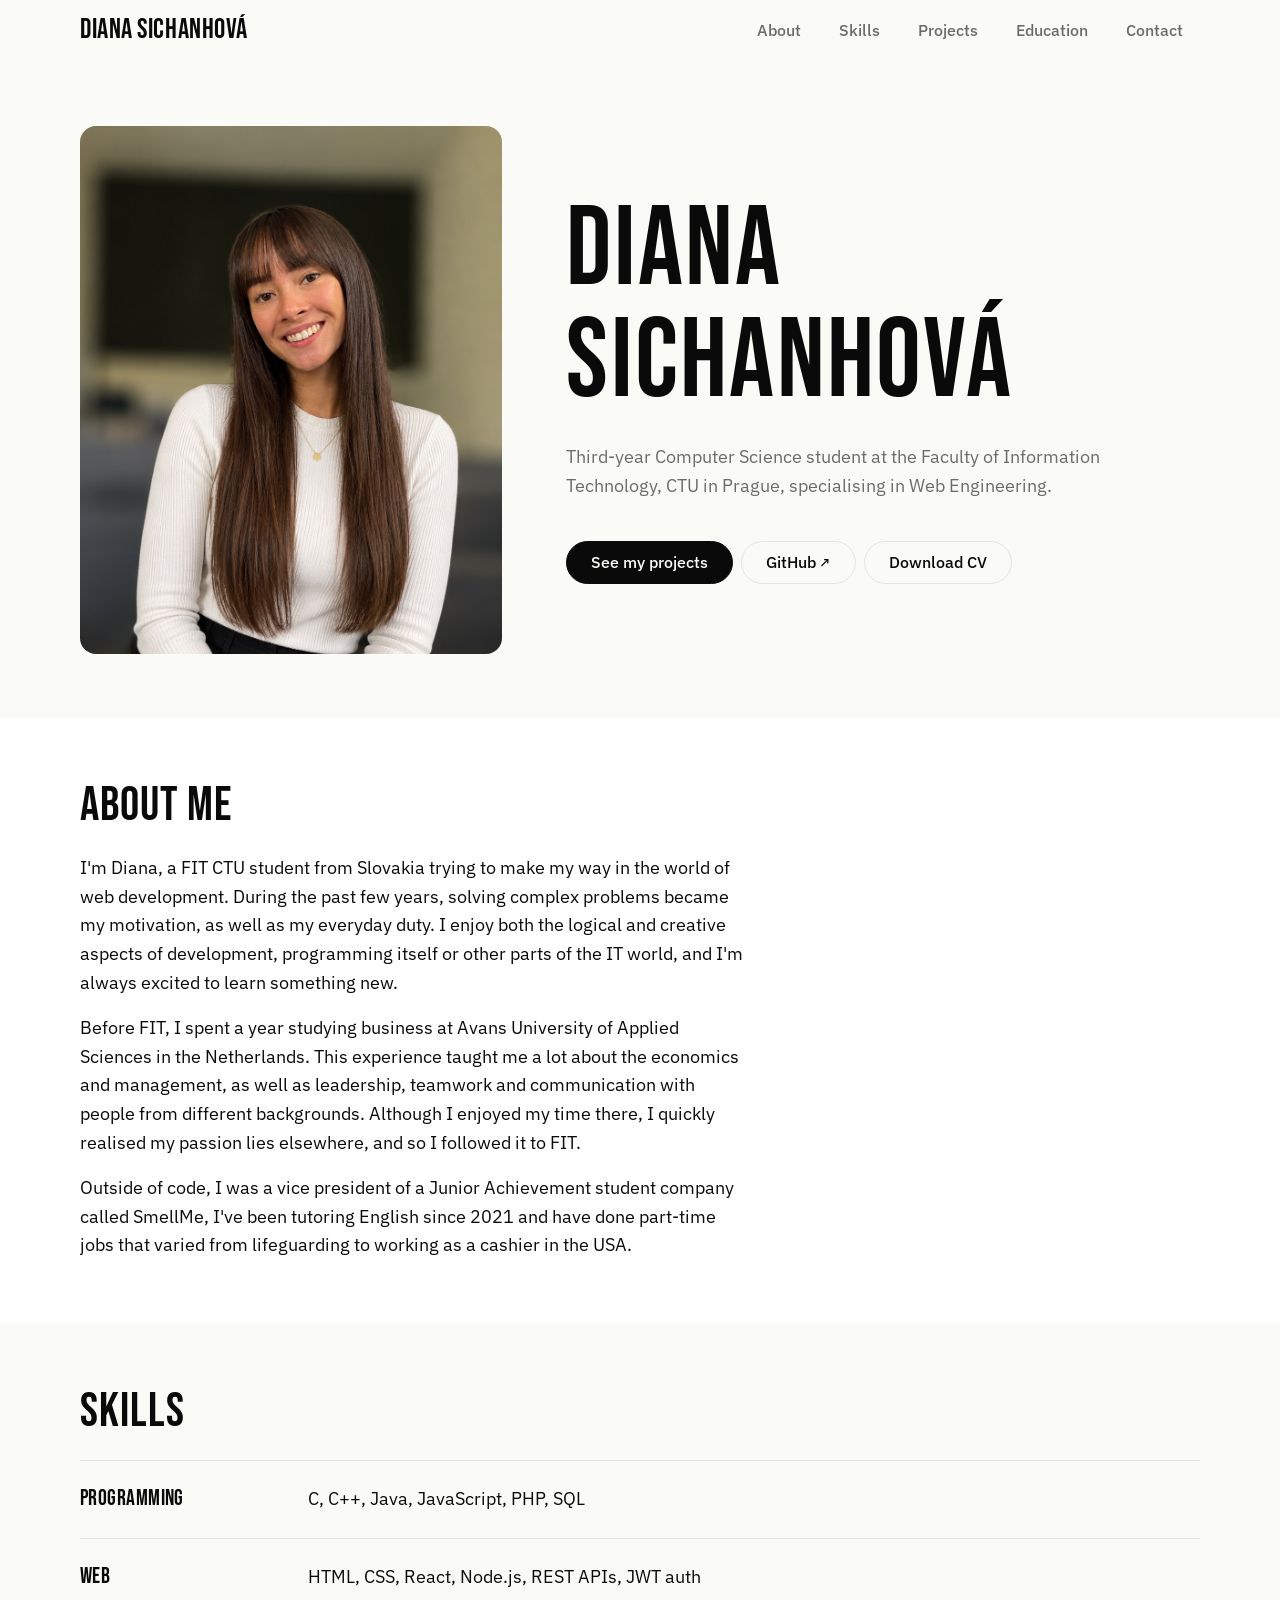
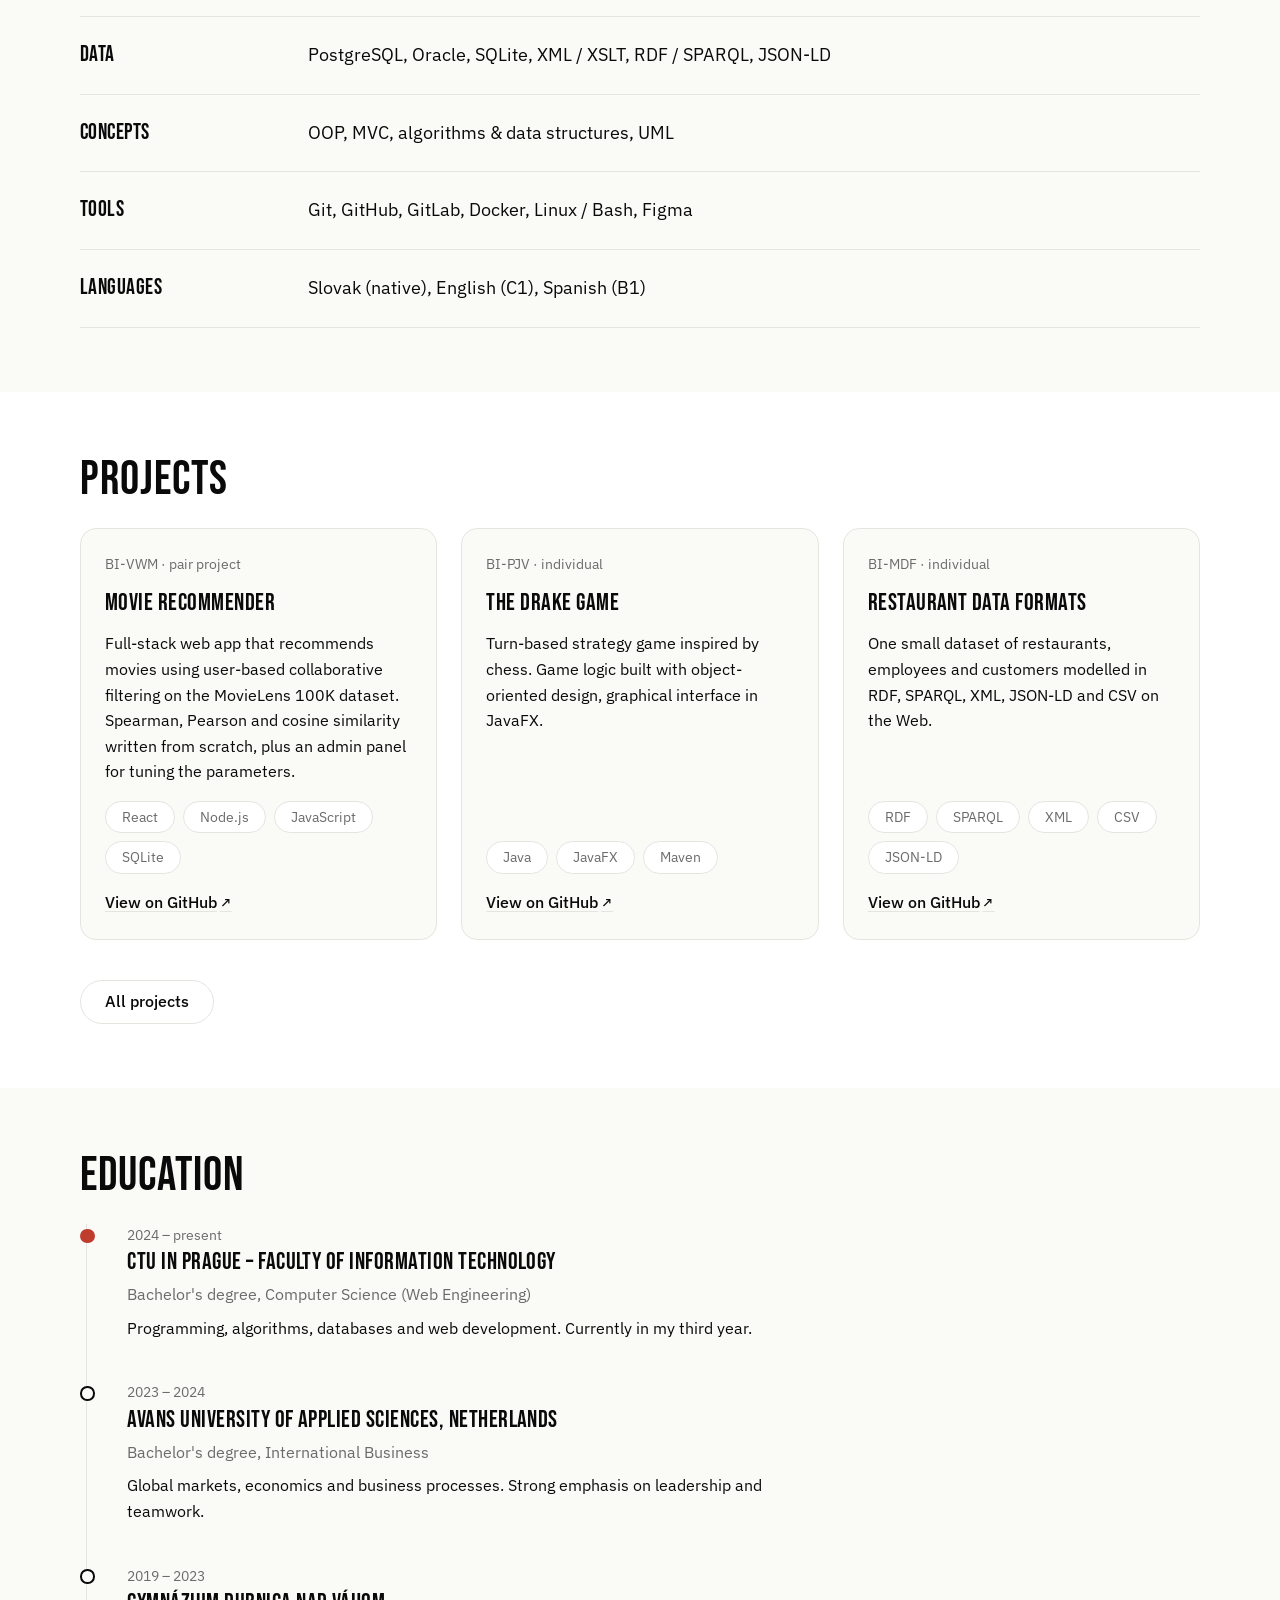
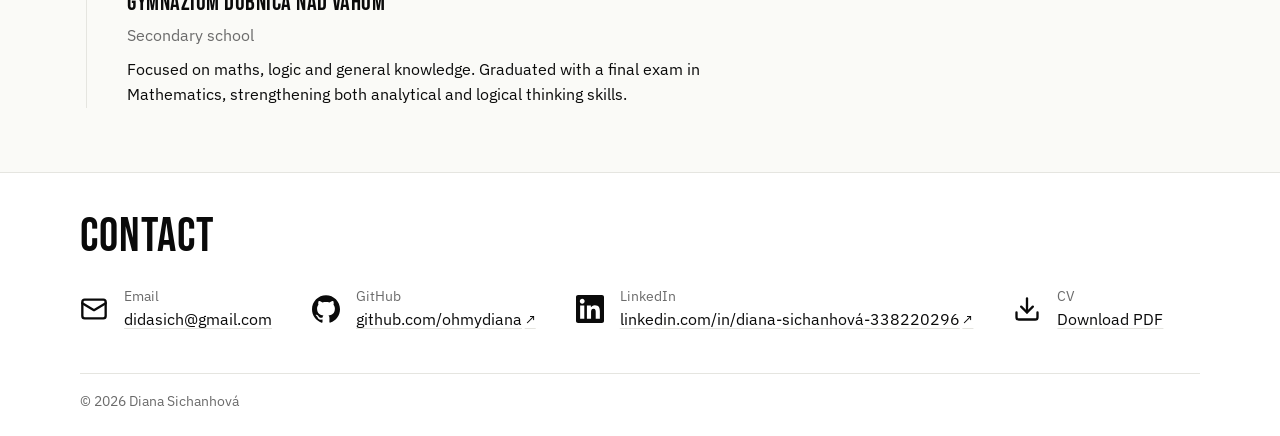
<file: index.html>
<!DOCTYPE html>
<html lang="en">
<head>
    <meta charset="UTF-8">
    <meta name="viewport" content="width=device-width, initial-scale=1.0">
    <meta name="description" content="Diana Sichanhová – Computer Science student at FIT CTU in Prague. Skills, school projects and education.">
    <title>Diana Sichanhová</title>
    <link rel="icon" href="pics/favicon.svg" type="image/svg+xml">
    <link rel="apple-touch-icon" href="pics/favicon.png">

    <link rel="preconnect" href="https://fonts.googleapis.com">
    <link rel="preconnect" href="https://fonts.gstatic.com" crossorigin>
    <link rel="stylesheet" href="https://fonts.googleapis.com/css2?family=Bebas+Neue&family=IBM+Plex+Sans:ital,wght@0,400;0,500;0,600;1,400&display=swap">
    <link rel="stylesheet" href="styles/main.css">
    <script src="js/main.js" defer></script>
</head>
<body>
    <header>
        <a class="site-name" href="index.html">Diana Sichanhová</a>
        <nav>
            <ul>
                <li><a href="#about">About</a></li>
                <li><a href="#skills">Skills</a></li>
                <li><a href="#projects">Projects</a></li>
                <li><a href="#education">Education</a></li>
                <li><a href="#contact">Contact</a></li>
            </ul>
        </nav>
    </header>

    <main>
        <section class="hero">
            <img class="hero-photo" src="pics/profile_cv.jpg" alt="Diana Sichanhová" width="925" height="1200">
            <div>
                <h1>Diana<br>Sichanhová</h1>
                <p class="hero-intro">
                    Third-year Computer Science student at the Faculty of Information Technology,
                    CTU in Prague, specialising in Web Engineering.
                </p>
                <div class="hero-links">
                    <a class="button" href="#projects">See my projects</a>
                    <a class="button button-outline" href="https://github.com/ohmydiana" target="_blank">GitHub</a>
                    <a class="button button-outline" href="CV_DianaSichanhova_figma.pdf" download="CV_DianaSichanhova.pdf">Download CV</a>
                </div>
            </div>
        </section>

        <section id="about" class="about section-light">
            <h2>About me</h2>
            <p>
                I'm Diana, a FIT CTU student from Slovakia trying to make my way in the world of web development.
                During the past few years, solving complex problems became my motivation, as well as my everyday duty.
                I enjoy both the logical and creative aspects of development, programming itself or other
                parts of the IT world, and I'm always excited to learn something new.
            </p>
            <p>
                Before FIT, I spent a year studying business at Avans University of Applied Sciences in the Netherlands.
                This experience taught me a lot about the economics and management, as well as leadership, teamwork
                and communication with people from different backgrounds. Although I enjoyed my time there, I quickly
                realised my passion lies elsewhere, and so I followed it to FIT.
            </p>
            <p>
                Outside of code, I was a vice president of a Junior Achievement student company called SmellMe,
                I've been tutoring English since 2021 and have done part-time jobs that varied from lifeguarding to
                working as a cashier in the USA.
            </p>
        </section>

        <section id="skills">
            <h2>Skills</h2>
            <dl class="skill-list stagger">
                <div>
                    <dt>Programming</dt>
                    <dd>C, C++, Java, JavaScript, PHP, SQL</dd>
                </div>
                <div>
                    <dt>Web</dt>
                    <dd>HTML, CSS, React, Node.js, REST APIs, JWT auth</dd>
                </div>
                <div>
                    <dt>Data</dt>
                    <dd>PostgreSQL, Oracle, SQLite, XML / XSLT, RDF / SPARQL, JSON-LD</dd>
                </div>
                <div>
                    <dt>Concepts</dt>
                    <dd>OOP, MVC, algorithms & data structures, UML</dd>
                </div>
                <div>
                    <dt>Tools</dt>
                    <dd>Git, GitHub, GitLab, Docker, Linux / Bash, Figma</dd>
                </div>
                <div>
                    <dt>Languages</dt>
                    <dd>Slovak (native), English (C1), Spanish (B1)</dd>
                </div>
            </dl>
        </section>

        <section id="projects" class="section-light">
            <h2>Projects</h2>
            <div class="project-grid stagger">
                <article class="project-card">
                    <p class="project-meta">BI-VWM · pair project</p>
                    <h3>Movie Recommender</h3>
                    <p>
                        Full-stack web app that recommends movies using user-based collaborative
                        filtering on the MovieLens 100K dataset. Spearman, Pearson and cosine
                        similarity written from scratch, plus an admin panel for tuning the parameters.
                    </p>
                    <ul class="tag-list">
                        <li>React</li>
                        <li>Node.js</li>
                        <li>JavaScript</li>
                        <li>SQLite</li>
                    </ul>
                    <a href="https://github.com/ohmydiana/movie-recommender-collaborative-filtering" target="_blank">View on GitHub</a>
                </article>
                <article class="project-card">
                    <p class="project-meta">BI-PJV · individual</p>
                    <h3>The Drake Game</h3>
                    <p>
                        Turn-based strategy game inspired by chess. Game logic built with
                        object-oriented design, graphical interface in JavaFX.
                    </p>
                    <ul class="tag-list">
                        <li>Java</li>
                        <li>JavaFX</li>
                        <li>Maven</li>
                    </ul>
                    <a href="https://github.com/ohmydiana/javagame" target="_blank">View on GitHub</a>
                </article>
                <article class="project-card">
                    <p class="project-meta">BI-MDF · individual</p>
                    <h3>Restaurant Data Formats</h3>
                    <p>
                        One small dataset of restaurants, employees and customers modelled in RDF, SPARQL,
                        XML, JSON-LD and CSV on the Web.
                    </p>
                    <ul class="tag-list">
                        <li>RDF</li>
                        <li>SPARQL</li>
                        <li>XML</li>
                        <li>CSV</li>
                        <li>JSON-LD</li>
                    </ul>
                    <a href="https://github.com/ohmydiana/modern-data-formats" target="_blank">View on GitHub</a>
                </article>
            </div>
            <p class="projects-more">
                <a class="button button-outline" href="projects.html">All projects</a>
            </p>
        </section>

        <section id="education">
            <h2>Education</h2>
            <ol class="timeline stagger">
                <li>
                    <p class="timeline-date"><time>2024</time> – present</p>
                    <h3>CTU in Prague – Faculty of Information Technology</h3>
                    <p class="timeline-degree">Bachelor's degree, Computer Science (Web Engineering)</p>
                    <p>
                        Programming, algorithms, databases and web development.
                        Currently in my third year.
                    </p>
                </li>
                <li>
                    <p class="timeline-date"><time>2023</time> – <time>2024</time></p>
                    <h3>Avans University of Applied Sciences, Netherlands</h3>
                    <p class="timeline-degree">Bachelor's degree, International Business</p>
                    <p>
                        Global markets, economics and business processes. Strong emphasis on leadership and teamwork.
                    </p>
                </li>
                <li>
                    <p class="timeline-date"><time>2019</time> – <time>2023</time></p>
                    <h3>Gymnázium Dubnica nad Váhom</h3>
                    <p class="timeline-degree">Secondary school</p>
                    <p>
                        Focused on maths, logic and general knowledge. Graduated with
                        a final exam in Mathematics, strengthening both analytical and logical thinking skills.
                    </p>
                </li>
            </ol>
        </section>
    </main>

    <footer id="contact">
        <h2>Contact</h2>
        <ul class="contact-list">
            <li>
                <img src="pics/icons/mail.svg" alt="">
                <span>Email</span>
                <a href="mailto:didasich@gmail.com">didasich@gmail.com</a>
            </li>
            <li>
                <img src="pics/icons/github.svg" alt="">
                <span>GitHub</span>
                <a href="https://github.com/ohmydiana" target="_blank">github.com/ohmydiana</a>
            </li>
            <li>
                <img src="pics/icons/linkedin.svg" alt="">
                <span>LinkedIn</span>
                <a href="https://www.linkedin.com/in/diana-sichanhová-338220296/" target="_blank">linkedin.com/in/diana-sichanhová-338220296</a>
            </li>
            <li class="contact-cv">
                <img src="pics/icons/download.svg" alt="">
                <span>CV</span>
                <a href="CV_DianaSichanhova_figma.pdf" download="CV_DianaSichanhova.pdf">Download PDF</a>
            </li>
        </ul>
        <p class="copyright">© 2026 Diana Sichanhová</p>
    </footer>
</body>
</html>
</file>
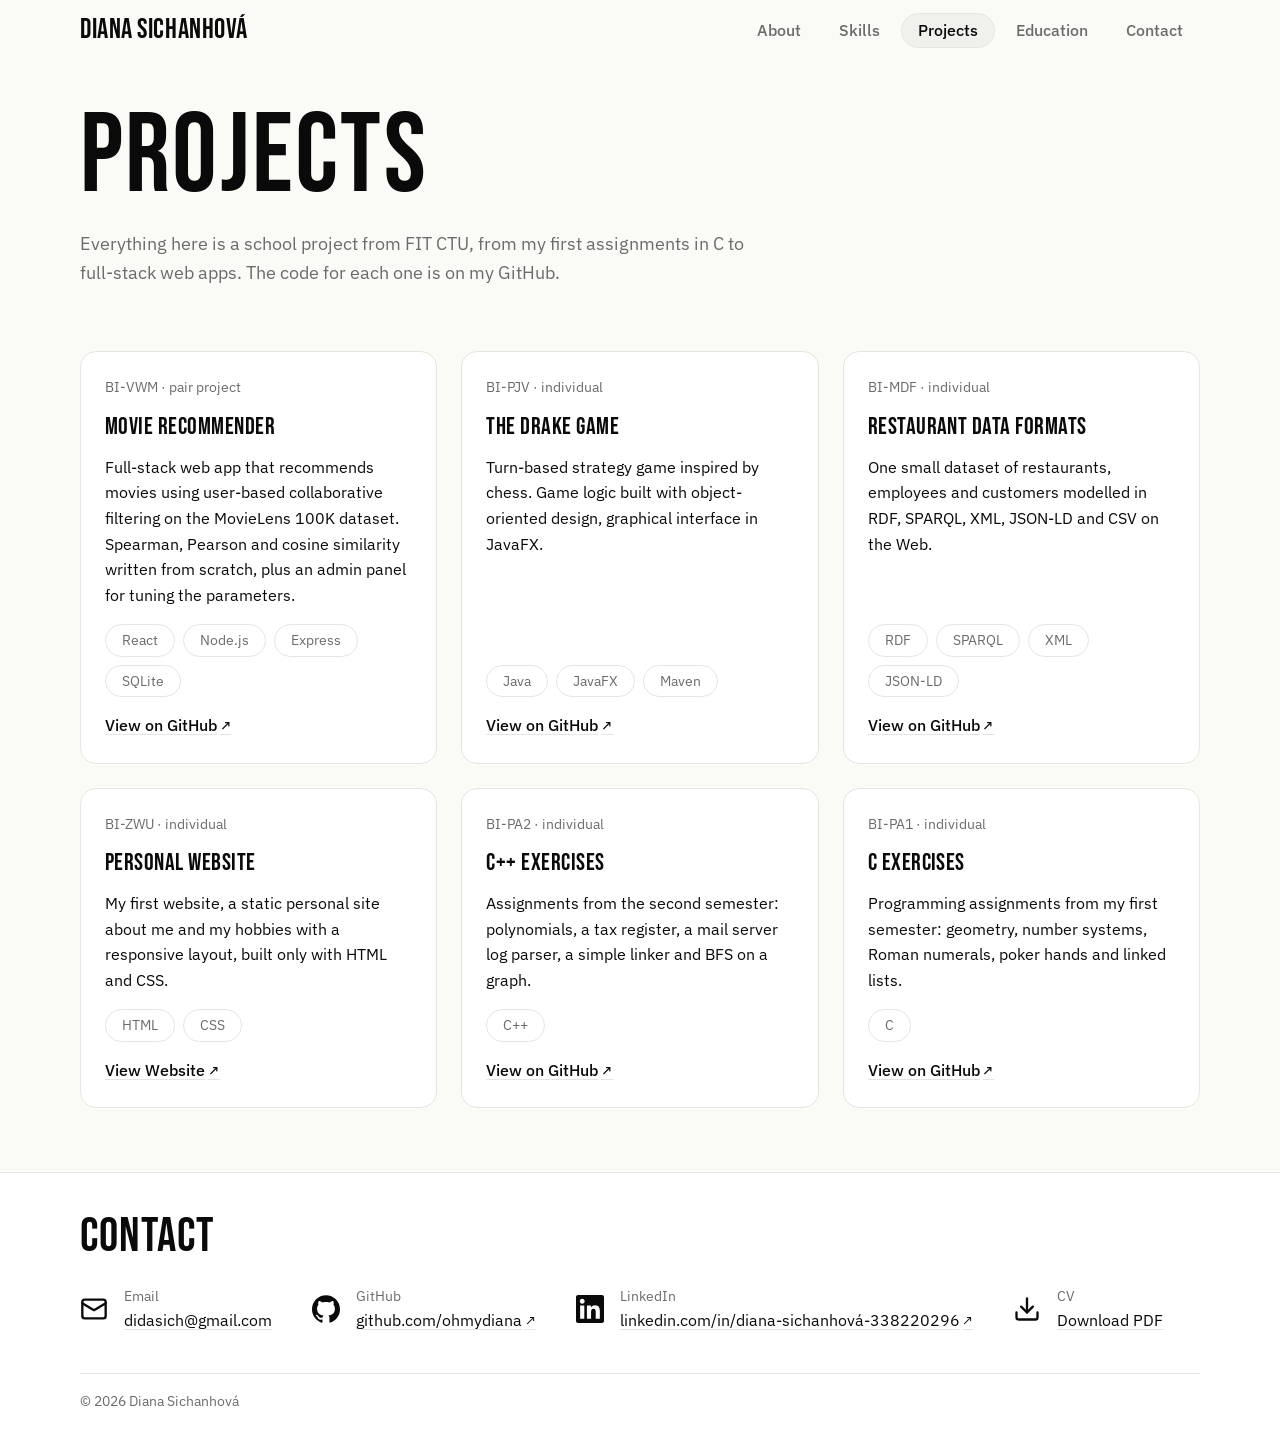
<file: projects.html>
<!DOCTYPE html>
<html lang="en">
<head>
    <meta charset="UTF-8">
    <meta name="viewport" content="width=device-width, initial-scale=1.0">
    <meta name="description" content="School projects of Diana Sichanhová from FIT CTU in Prague – web apps, data formats, Java, C and C++.">
    <title>Projects | Diana Sichanhová</title>
    <link rel="icon" href="pics/favicon.svg" type="image/svg+xml">
    <link rel="apple-touch-icon" href="pics/favicon.png">

    <link rel="preconnect" href="https://fonts.googleapis.com">
    <link rel="preconnect" href="https://fonts.gstatic.com" crossorigin>
    <link rel="stylesheet" href="https://fonts.googleapis.com/css2?family=Bebas+Neue&family=IBM+Plex+Sans:ital,wght@0,400;0,500;0,600;1,400&display=swap">
    <link rel="stylesheet" href="styles/main.css">
    <script src="js/main.js" defer></script>
</head>
<body>
    <header>
        <a class="site-name" href="index.html">Diana Sichanhová</a>
        <nav>
            <ul>
                <li><a href="index.html#about">About</a></li>
                <li><a href="index.html#skills">Skills</a></li>
                <li><a class="active" href="projects.html">Projects</a></li>
                <li><a href="index.html#education">Education</a></li>
                <li><a href="#contact">Contact</a></li>
            </ul>
        </nav>
    </header>

    <main>
        <section class="page-intro">
            <h1>Projects</h1>
            <p>
                Everything here is a school project from FIT CTU, from my first assignments
                in C to full-stack web apps. The code for each one is on my GitHub.
            </p>
            <div class="project-grid stagger">
                <article class="project-card">
                    <p class="project-meta">BI-VWM · pair project</p>
                    <h2>Movie Recommender</h2>
                    <p>
                        Full-stack web app that recommends movies using user-based collaborative
                        filtering on the MovieLens 100K dataset. Spearman, Pearson and cosine
                        similarity written from scratch, plus an admin panel for tuning the parameters.
                    </p>
                    <ul class="tag-list">
                        <li>React</li>
                        <li>Node.js</li>
                        <li>Express</li>
                        <li>SQLite</li>
                    </ul>
                    <a href="https://github.com/ohmydiana/movie-recommender-collaborative-filtering" target="_blank">View on GitHub</a>
                </article>
                <article class="project-card">
                    <p class="project-meta">BI-PJV · individual</p>
                    <h2>The Drake Game</h2>
                    <p>
                        Turn-based strategy game inspired by chess. Game logic built with
                        object-oriented design, graphical interface in JavaFX.
                    </p>
                    <ul class="tag-list">
                        <li>Java</li>
                        <li>JavaFX</li>
                        <li>Maven</li>
                    </ul>
                    <a href="https://github.com/ohmydiana/javagame" target="_blank">View on GitHub</a>
                </article>
                <article class="project-card">
                    <p class="project-meta">BI-MDF · individual</p>
                    <h2>Restaurant Data Formats</h2>
                    <p>
                        One small dataset of restaurants, employees and customers modelled in RDF, SPARQL,
                        XML, JSON-LD and CSV on the Web.
                    </p>
                    <ul class="tag-list">
                        <li>RDF</li>
                        <li>SPARQL</li>
                        <li>XML</li>
                        <li>JSON-LD</li>
                    </ul>
                    <a href="https://github.com/ohmydiana/modern-data-formats" target="_blank">View on GitHub</a>
                </article>
                <article class="project-card">
                    <p class="project-meta">BI-ZWU · individual</p>
                    <h2>Personal Website</h2>
                    <p>
                        My first website, a static personal site about me and my hobbies with
                        a responsive layout, built only with HTML and CSS.
                    </p>
                    <ul class="tag-list">
                        <li>HTML</li>
                        <li>CSS</li>
                    </ul>
                    <a href="https://dianasichanhova.netlify.app/" target="_blank">View Website</a>
                </article>
                <article class="project-card">
                    <p class="project-meta">BI-PA2 · individual</p>
                    <h2>C++ Exercises</h2>
                    <p>
                        Assignments from the second semester: polynomials, a tax register,
                        a mail server log parser, a simple linker and BFS on a graph.
                    </p>
                    <ul class="tag-list">
                        <li>C++</li>
                    </ul>
                    <a href="https://github.com/ohmydiana/cpp-programming-exercises" target="_blank">View on GitHub</a>
                </article>
                <article class="project-card">
                    <p class="project-meta">BI-PA1 · individual</p>
                    <h2>C Exercises</h2>
                    <p>
                        Programming assignments from my first semester: geometry, number systems,
                        Roman numerals, poker hands and linked lists.
                    </p>
                    <ul class="tag-list">
                        <li>C</li>
                    </ul>
                    <a href="https://github.com/ohmydiana/c-programming-exercises" target="_blank">View on GitHub</a>
                </article>
            </div>
        </section>
    </main>

    <footer id="contact">
        <h2>Contact</h2>
        <ul class="contact-list">
            <li>
                <img src="pics/icons/mail.svg" alt="">
                <span>Email</span>
                <a href="mailto:didasich@gmail.com">didasich@gmail.com</a>
            </li>
            <li>
                <img src="pics/icons/github.svg" alt="">
                <span>GitHub</span>
                <a href="https://github.com/ohmydiana" target="_blank">github.com/ohmydiana</a>
            </li>
            <li>
                <img src="pics/icons/linkedin.svg" alt="">
                <span>LinkedIn</span>
                <a href="https://www.linkedin.com/in/diana-sichanhová-338220296/" target="_blank">linkedin.com/in/diana-sichanhová-338220296</a>
            </li>
            <li class="contact-cv">
                <img src="pics/icons/download.svg" alt="">
                <span>CV</span>
                <a href="CV_DianaSichanhova_figma.pdf" download="CV_DianaSichanhova.pdf">Download PDF</a>
            </li>
        </ul>
        <p class="copyright">© 2026 Diana Sichanhová</p>
    </footer>
</body>
</html>
</file>
<file: styles/main.css>
@import "reset.css";
@import "variables.css";
@import "general.css";
@import "layout.css";
@import "home.css";
@import "projects.css";
@import "print.css" print;
</file>
